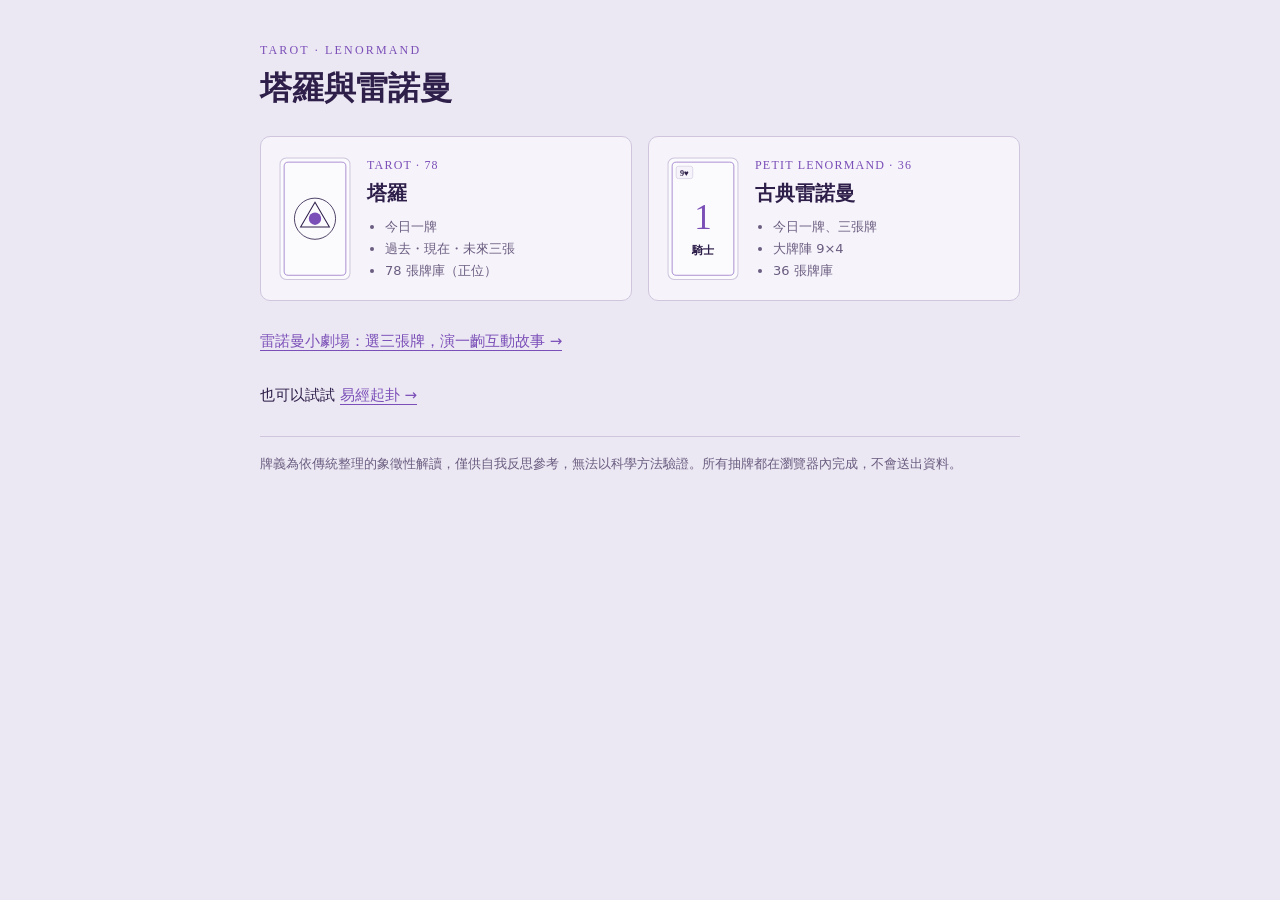
<file: index.html>
<!doctype html>
<html lang="zh-Hant">
<head>
<meta charset="utf-8">
<meta name="viewport" content="width=device-width, initial-scale=1, viewport-fit=cover">
<meta name="color-scheme" content="light dark">
<title>塔羅與雷諾曼</title>
<link rel="stylesheet" href="style.css">
<style>
/* Layout: 入口頁，兩張大卡片並排（手機改單欄），下方連到易經 */
.wrap{padding-block:40px 48px;gap:28px}
h1{font-size:32px;margin:4px 0 0}
.decks{display:grid;grid-template-columns:repeat(2,minmax(0,1fr));gap:16px}
@media (max-width:560px){.decks{grid-template-columns:1fr}}
.deck{display:grid;grid-template-columns:72px 1fr;gap:16px;align-items:center;padding:18px;background:var(--surface);border:1px solid var(--line);border-radius:10px;color:var(--ink);text-decoration:none;transition:border-color .15s}
.deck:hover{border-color:var(--gold)}
.deck svg{width:100%;display:block}
.deck h2{font-family:var(--f-head);font-size:20px;margin:0}
.deck .en{font-family:var(--f-display);font-size:12px;letter-spacing:.1em;color:var(--gold)}
.deck ul{margin:6px 0 0;padding-left:18px;font-size:13px;color:var(--muted)}
.other a{color:var(--gold);text-decoration:none;border-bottom:1px solid currentColor}
</style>
</head>
<body>
<div class="wrap">
  <header>
    <div class="eyebrow">TAROT · LENORMAND</div>
    <h1>塔羅與雷諾曼</h1>
  </header>

  <div class="decks">
    <a class="deck" href="tarot.html" id="go-tarot">
      <svg viewBox="0 0 70 120" aria-hidden="true"><rect x="1" y="1" width="68" height="118" rx="6" fill="var(--card)" stroke="var(--line)"/><rect x="5" y="5" width="60" height="110" rx="4" fill="none" stroke="var(--gold)" stroke-width=".6"/><circle cx="35" cy="60" r="20" fill="none" stroke="currentColor" stroke-width=".8"/><polygon points="35,44 49,68 21,68" fill="none" stroke="currentColor" stroke-width="1"/><circle cx="35" cy="60" r="6" fill="var(--gold)"/></svg>
      <div>
        <div class="en">TAROT · 78</div>
        <h2>塔羅</h2>
        <ul><li>今日一牌</li><li>過去・現在・未來三張</li><li>78 張牌庫（正位）</li></ul>
      </div>
    </a>
    <a class="deck" href="lenormand.html" id="go-lenormand">
      <svg viewBox="0 0 70 120" aria-hidden="true"><rect x="1" y="1" width="68" height="118" rx="6" fill="var(--card)" stroke="var(--line)"/><rect x="5" y="5" width="60" height="110" rx="4" fill="none" stroke="var(--gold)" stroke-width=".6"/><rect x="9" y="9" width="16" height="12" rx="2" fill="var(--surface)" stroke="var(--line)" stroke-width=".6"/><text x="17" y="18" text-anchor="middle" font-family="Georgia,serif" font-size="8" font-weight="700" fill="currentColor">9♥</text><text x="35" y="70" text-anchor="middle" font-family="Marcellus SC,Georgia,serif" font-size="34" fill="var(--gold)">1</text><text x="35" y="94" text-anchor="middle" font-family="Noto Serif TC,serif" font-weight="700" font-size="11" fill="currentColor">騎士</text></svg>
      <div>
        <div class="en">PETIT LENORMAND · 36</div>
        <h2>古典雷諾曼</h2>
        <ul><li>今日一牌、三張牌</li><li>大牌陣 9×4</li><li>36 張牌庫</li></ul>
      </div>
    </a>
  </div>

  <p class="other"><a href="theater.html">雷諾曼小劇場：選三張牌，演一齣互動故事 →</a></p>

  <p class="other">也可以試試 <a href="https://rita112025-cpu.github.io/yijing/">易經起卦 →</a></p>

  <footer>
    <p class="note">牌義為依傳統整理的象徵性解讀，僅供自我反思參考，無法以科學方法驗證。所有抽牌都在瀏覽器內完成，不會送出資料。</p>
  </footer>
</div>
</body>
</html>
</file>
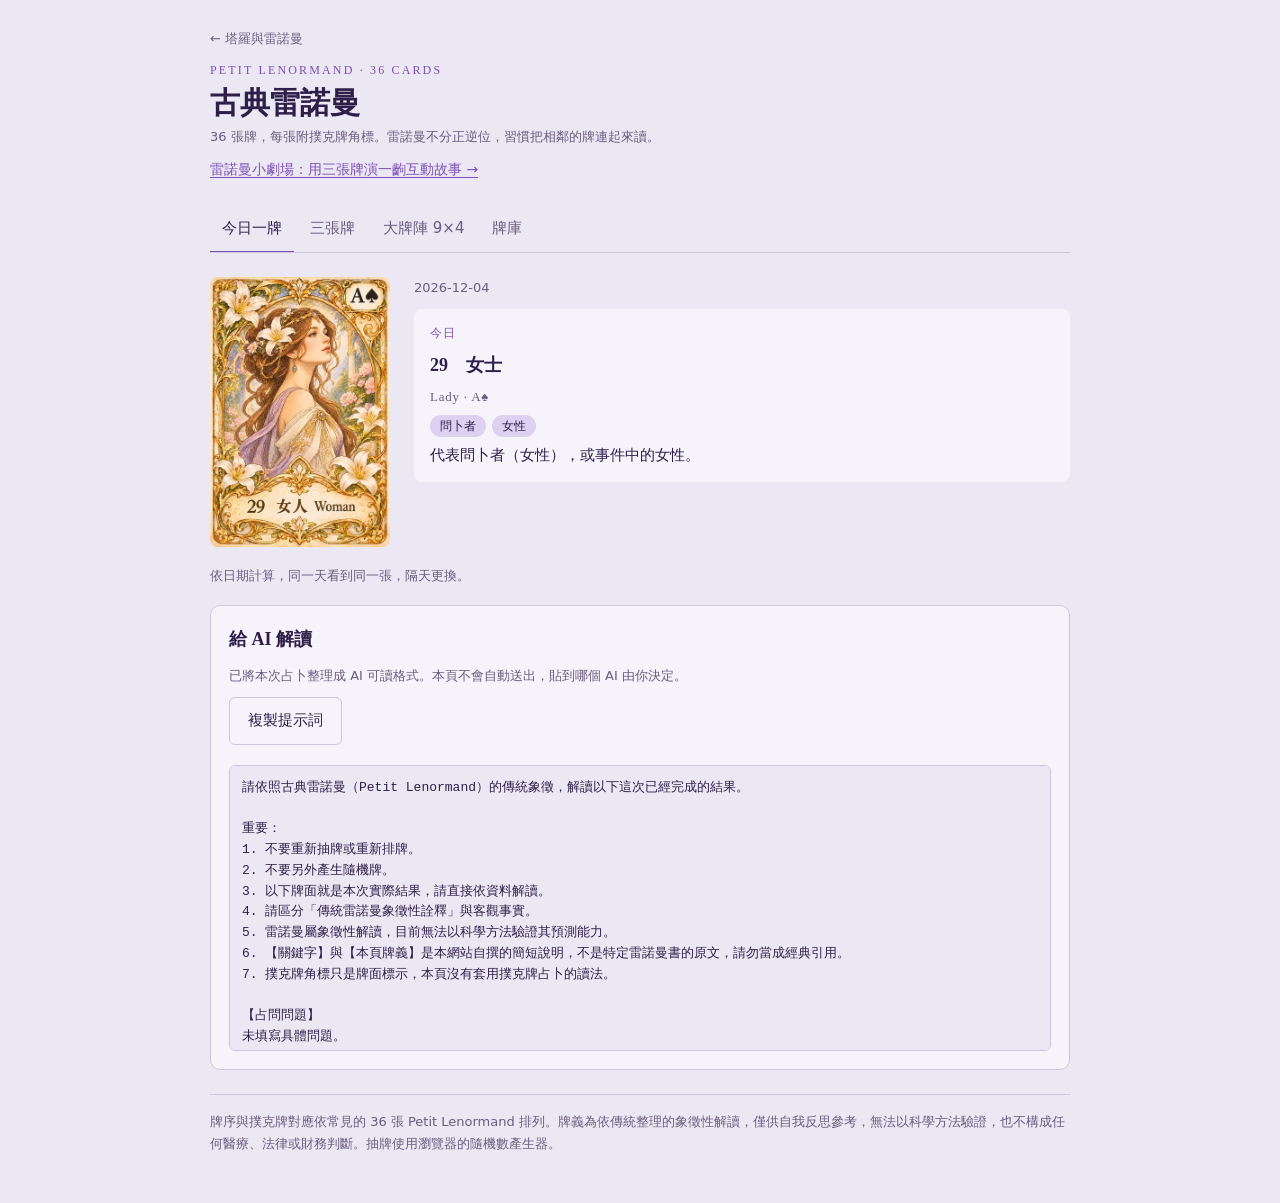
<file: lenormand.html>
<!doctype html>
<html lang="zh-Hant">
<head>
<meta charset="utf-8">
<meta name="viewport" content="width=device-width, initial-scale=1, viewport-fit=cover">
<meta name="color-scheme" content="light dark">
<title>古典雷諾曼</title>
<link rel="stylesheet" href="style.css">
<style>
/* 雷諾曼頁專屬：牌面、大牌陣與牌庫；共用樣式在 style.css */
:root{--wrap-w:860px;--flip-w:180px;--face-r:8px}
.lc{display:block;width:100%;aspect-ratio:2/3;object-fit:cover}
.chain{font-family:var(--f-head);font-size:17px}
.gt-wrap{overflow-x:auto;padding-bottom:4px}
.gt{display:grid;grid-template-columns:repeat(9,minmax(56px,1fr));gap:6px;min-width:540px}
.cell{background:none;border:0;padding:0;cursor:pointer;border-radius:6px;position:relative;color:var(--ink)}
.cell .lc{border-radius:6px}
.cell.sig{outline:2px solid var(--gold);outline-offset:1px}
.cell.near{outline:1px dashed var(--gold);outline-offset:1px}
.cell .pos-no{position:absolute;right:3px;bottom:2px;font-size:9px;color:var(--muted);font-variant-numeric:tabular-nums}
.legend{display:flex;gap:16px;flex-wrap:wrap;font-size:13px;color:var(--muted)}
.legend i{display:inline-block;width:12px;height:12px;border-radius:3px;vertical-align:-1px;margin-right:6px}
.legend .s{outline:2px solid var(--gold)}
.legend .n{outline:1px dashed var(--gold)}
.lib{display:grid;grid-template-columns:repeat(auto-fill,minmax(88px,1fr));gap:12px}
.lib button{background:none;border:0;padding:0;cursor:pointer;color:var(--ink);font:inherit;display:flex;flex-direction:column;gap:4px;text-align:center}
.lib span{font-size:13px}
@media (max-width:380px){.dlg{grid-template-columns:1fr}.dlg .lc{max-width:120px}}
.gt-back{color:var(--gold);border-radius:6px;overflow:hidden}
.gt-back svg{display:block;width:100%;height:auto;aspect-ratio:2/3}
</style>
</head>
<body>
<div class="wrap">
  <header>
    <a class="home" href="./">← 塔羅與雷諾曼</a>
    <div class="eyebrow">PETIT LENORMAND · 36 CARDS</div>
    <h1>古典雷諾曼</h1>
    <p class="note">36 張牌，每張附撲克牌角標。雷諾曼不分正逆位，習慣把相鄰的牌連起來讀。</p>
    <p class="site-link"><a href="theater.html">雷諾曼小劇場：用三張牌演一齣互動故事 →</a></p>
  </header>

  <nav role="tablist">
    <button role="tab" id="tab-daily" aria-selected="true" data-view="daily">今日一牌</button>
    <button role="tab" id="tab-three" aria-selected="false" data-view="three">三張牌</button>
    <button role="tab" id="tab-gt" aria-selected="false" data-view="gt">大牌陣 9×4</button>
    <button role="tab" id="tab-lib" aria-selected="false" data-view="lib">牌庫</button>
  </nav>

  <section id="view-daily">
    <div class="daily">
      <div class="slot"><div class="flip" id="dailyFlip"></div></div>
      <div class="readings" id="dailyReading"></div>
    </div>
    <p class="note">依日期計算，同一天看到同一張，隔天更換。</p>
    <section class="ai" id="aiDaily" aria-labelledby="aiDaily-t" hidden>
      <h2 id="aiDaily-t">給 AI 解讀</h2>
      <p class="note">已將本次占卜整理成 AI 可讀格式。本頁不會自動送出，貼到哪個 AI 由你決定。</p>
      <button type="button" class="ai-copy" data-copy="aiDaily">複製提示詞</button>
      <p class="note" id="aiDaily-s" aria-live="polite"></p>
      <pre class="ai-box" tabindex="0" role="region" aria-label="AI 解讀提示詞"><code id="aiDaily-p"></code></pre>
    </section>
  </section>

  <section id="view-three" hidden>
    <div class="row"><input type="text" id="q" placeholder="想問的事（可留白）" maxlength="80"></div>
    <div class="row"><button class="btn" id="drawThree">抽三張</button></div>
    <div id="threeArea" class="readings"></div>
    <section class="ai" id="aiThree" aria-labelledby="aiThree-t" hidden>
      <h2 id="aiThree-t">給 AI 解讀</h2>
      <p class="note">已將本次占卜整理成 AI 可讀格式。本頁不會自動送出，貼到哪個 AI 由你決定。</p>
      <button type="button" class="ai-copy" data-copy="aiThree">複製提示詞</button>
      <p class="note" id="aiThree-s" aria-live="polite"></p>
      <pre class="ai-box" tabindex="0" role="region" aria-label="AI 解讀提示詞"><code id="aiThree-p"></code></pre>
    </section>
  </section>

  <section id="view-gt" hidden>
    <div class="row"><input type="text" id="gtQ" placeholder="想問的事（可留白）" maxlength="80"></div>
    <div class="row">
      <label for="sig" class="note">代表自己的牌</label>
      <select id="sig"><option value="29">29 女士</option><option value="28">28 男士</option></select>
      <button class="btn" id="drawGT">排出 36 張</button>
    </div>
    <div class="legend"><span><i class="s"></i>代表牌</span><span><i class="n"></i>上下左右相鄰的牌</span><span>格子右下角數字是牌位 1–36</span></div>
    <div class="gt-wrap"><div class="gt" id="gt"></div></div>
    <div id="gtInfo" class="readings"></div>
    <section class="ai" id="aiGT" aria-labelledby="aiGT-t" hidden>
      <h2 id="aiGT-t">給 AI 解讀</h2>
      <p class="note">已將本次占卜整理成 AI 可讀格式。本頁不會自動送出，貼到哪個 AI 由你決定。</p>
      <button type="button" class="ai-copy" data-copy="aiGT">複製提示詞</button>
      <p class="note" id="aiGT-s" aria-live="polite"></p>
      <pre class="ai-box" tabindex="0" role="region" aria-label="AI 解讀提示詞"><code id="aiGT-p"></code></pre>
    </section>
    <p class="note">這裡只排出牌位並標出代表牌與相鄰牌，不自動產生整體解讀。大牌陣的宮位、距離等讀法各家不同，未納入。</p>
  </section>

  <section id="view-lib" hidden>
    <div class="lib" id="lib"></div>
  </section>

  <footer>
    <p class="note">牌序與撲克牌對應依常見的 36 張 Petit Lenormand 排列。牌義為依傳統整理的象徵性解讀，僅供自我反思參考，無法以科學方法驗證，也不構成任何醫療、法律或財務判斷。抽牌使用瀏覽器的隨機數產生器。</p>
  </footer>
</div>

<dialog id="dlg">
  <div class="dlg"><div id="dlgArt"></div><div class="readings" id="dlgText"></div></div>
  <div class="row" style="justify-content:flex-end;margin-top:16px"><button class="btn" id="dlgClose">關閉</button></div>
</dialog>

<script>
// [編號, 中文, 英文, 撲克牌, 關鍵字, 說明]
const DATA=[
[1,"騎士","Rider","9♥","消息、來訪、速度","消息或人很快到來，事情開始動起來。"],
[2,"幸運草","Clover","6♦","小幸運、機會、短暫","小而短暫的好運，適合把握眼前的機會。"],
[3,"船","Ship","10♠","旅行、遠方、轉變","移動、遠行，或想往外發展。"],
[4,"房屋","House","K♥","家、穩定、私人領域","與家庭、居所和安全感有關。"],
[5,"樹","Tree","7♥","成長、根基、長期","緩慢而長期的成長；傳統上也與身體狀態相關（象徵意義）。"],
[6,"雲","Clouds","K♣","不明、困惑、暫時阻礙","狀況還不清楚，先別急著判斷。"],
[7,"蛇","Snake","Q♣","迂迴、複雜、慾望","事情繞路或牽涉複雜關係，留意細節。"],
[8,"棺材","Coffin","9♦","結束、停滯、休息","某件事告一段落，或需要停下來休息（象徵意義，非字面）。"],
[9,"花束","Bouquet","Q♠","禮物、讚賞、愉快","收到好意，或發生令人開心的事。"],
[10,"鐮刀","Scythe","J♦","突然、切斷、決定","快速的決定或突然的變化。"],
[11,"鞭子","Whip","J♣","爭執、反覆、重複","反覆的討論、衝突或練習。"],
[12,"鳥","Birds","7♦","交談、溝通、緊張","對話、電話或閒聊，也可能是焦慮不安。"],
[13,"孩子","Child","J♠","新開始、小、單純","剛開始的事、規模小，或單純的心態。"],
[14,"狐狸","Fox","9♣","工作、謹慎、策略","與工作有關；也提醒留意是否有算計。"],
[15,"熊","Bear","10♣","力量、資源、權威","有份量的人或資源，包含財務。"],
[16,"星星","Stars","6♥","方向、希望、清晰","目標清楚，看得見方向。"],
[17,"鸛鳥","Stork","Q♥","改變、搬遷、改善","往較好的方向改變或移動。"],
[18,"狗","Dog","10♥","朋友、忠誠、信任","可信任的朋友或支持者。"],
[19,"塔","Tower","6♠","機構、權威、距離","公司、政府等正式組織，或與人保持距離。"],
[20,"花園","Garden","8♠","公眾、社交、聚會","群體、活動與公開場合。"],
[21,"山","Mountain","8♣","阻礙、延遲、挑戰","遇到需要時間跨越的障礙。"],
[22,"十字路口","Crossroads","Q♦","選擇、分岔、多個選項","需要在幾條路之間做決定。"],
[23,"老鼠","Mice","7♣","消耗、損失、壓力","資源或心力正在慢慢被消耗。"],
[24,"心","Heart","J♥","愛、感情、熱情","感情與真心。"],
[25,"戒指","Ring","A♣","承諾、合約、循環","約定、合約，或重複的循環。"],
[26,"書","Book","10♦","秘密、知識、學習","尚未公開的資訊，或需要學習的事。"],
[27,"信","Letter","7♠","文件、訊息、書面","書面溝通、文件或通知。"],
[28,"男士","Gentleman","A♥","問卜者、男性","代表問卜者（男性），或事件中的男性。"],
[29,"女士","Lady","A♠","問卜者、女性","代表問卜者（女性），或事件中的女性。"],
[30,"百合","Lilies","K♠","成熟、平靜、年長","成熟與和諧，也可指年長或有智慧的人。"],
[31,"太陽","Sun","A♦","成功、能量、順利","順利，充滿活力。"],
[32,"月亮","Moon","8♥","名聲、認可、情緒","被看見與肯定，也與情緒相關。"],
[33,"鑰匙","Key","8♦","解答、關鍵、確定","找到方法，或事情確定會發生。"],
[34,"魚","Fish","K♦","金錢、交易、流動","財務、生意與資源的流動。"],
[35,"錨","Anchor","9♠","穩定、持久、扎根","長期穩定，站穩腳步。"],
[36,"十字架","Cross","6♣","負擔、責任、考驗","沉重的責任，或必須承擔的事。"]
];
const DECK=DATA.map(d=>({n:d[0],zh:d[1],en:d[2],pc:d[3],kw:d[4].split("、"),text:d[5]}));
const byNo=n=>DECK[n-1];

/* ---------- 牌面圖片 ---------- */
const SLUG="rider clover ship house tree clouds snake coffin bouquet scythe whip birds child fox bear stars stork dog tower garden mountain crossroads mice heart ring book letter gentleman lady lilies sun moon key fish anchor cross".split(" ");
function face(c){
  return `<img class="lc" src="cards/thumb/lenormand-${String(c.n).padStart(2,"0")}-${SLUG[c.n-1]}.webp" alt="${c.n} ${c.zh}" loading="lazy">`;
}
const BACK=`<svg viewBox="0 0 100 150" xmlns="http://www.w3.org/2000/svg" aria-hidden="true">
<rect x="1" y="1" width="98" height="148" rx="7" fill="var(--back)"/>
<rect x="6" y="6" width="88" height="138" rx="4" fill="none" stroke="currentColor" stroke-width=".6"/>
<g fill="none" stroke="currentColor" stroke-width=".7">
${[0,1,2,3,4,5].map(r=>[0,1,2,3,4,5].map(c=>`<rect x="${17+c*11}" y="${42+r*11}" width="9" height="9" rx="1"/>`).join("")).join("")}
</g><text x="50" y="132" text-anchor="middle" font-family="Marcellus SC,Georgia,serif" font-size="9" letter-spacing="2" fill="currentColor">XXXVI</text></svg>`;

/* ---------- 隨機與日期 ---------- */
function rand(){const a=new Uint32Array(1);crypto.getRandomValues(a);return a[0]/4294967296;}
function shuffled(){const a=DECK.slice();for(let i=a.length-1;i>0;i--){const j=Math.floor(rand()*(i+1));[a[i],a[j]]=[a[j],a[i]];}return a;}
function todayKey(){const d=new Date();return d.getFullYear()+"-"+String(d.getMonth()+1).padStart(2,"0")+"-"+String(d.getDate()).padStart(2,"0");}
function dailyCard(key){let h=2166136261;for(const ch of "lenormand:"+key){h^=ch.charCodeAt(0);h=Math.imul(h,16777619);}return DECK[(h>>>0)%36];}

/* ---------- 呈現 ---------- */
const esc=s=>s.replace(/[&<>"]/g,m=>({"&":"&amp;","<":"&lt;",">":"&gt;",'"':"&quot;"}[m]));
const flipHTML=c=>`<div class="flip-inner"><div class="face back">${BACK}</div><div class="face front">${face(c)}</div></div>`;
function readingHTML(c,pos){
  return `<div class="reading">${pos?`<div class="pos">${pos}</div>`:""}
  <div class="nm">${c.n}　${c.zh}</div><div class="en">${c.en} · ${c.pc}</div>
  <div class="kw">${c.kw.map(k=>`<span>${k}</span>`).join("")}</div><p>${c.text}</p></div>`;
}
function openLater(els){const r=matchMedia("(prefers-reduced-motion: reduce)").matches;els.forEach((el,i)=>setTimeout(()=>el.classList.add("open"),r?0:150+i*350));}

/* ---------- 給 AI 解讀：只顯示與複製文字，不送出任何資料 ---------- */
function showAi(id,text){
  document.getElementById(id+"-p").textContent=text;   // 問題原樣放入，一律走 textContent
  document.querySelector("#"+id+" .ai-box").scrollTop=0;
  document.getElementById(id+"-s").textContent="";
  document.getElementById(id).hidden=false;
}
async function copyText(text){
  try{await navigator.clipboard.writeText(text);return true;}catch(e){}
  const a=document.createElement("textarea");a.value=text;a.setAttribute("readonly","");
  a.style.cssText="position:fixed;left:-9999px;top:0";document.body.appendChild(a);a.select();
  let ok=false;try{ok=document.execCommand("copy");}catch(e){}
  a.remove();return ok;
}
document.addEventListener("click",async e=>{
  const b=e.target.closest("[data-copy]");if(!b)return;
  const id=b.dataset.copy,code=document.getElementById(id+"-p"),s=document.getElementById(id+"-s");
  const ok=await copyText(code.textContent);
  s.textContent=ok?"已複製。":"無法自動複製，請在下方框內全選後手動複製。";
  if(!ok){const r=document.createRange();r.selectNodeContents(code);const sel=getSelection();sel.removeAllRanges();sel.addRange(r);}
});
const NO_Q_STEP=["整體局勢","由於沒有具體問題，請以整體局勢與目前最值得注意的主題為主，不要自行假設使用者是在問感情、工作或財務。"];
const Q_STEP=["直接回答問題","針對【占問問題】給出明確、具體的解讀，不要只講抽象象徵。"];
const REMIND_STEP=["實際提醒","列出：\n- 現在較有利的做法\n- 現在需要避免的做法\n- 最值得觀察的訊號"];
function assemble({intro,rules,question,spread,body,steps}){
  const q=(question||"").trim(),O=["一","二","三","四","五"];
  const all=steps.concat([q?Q_STEP:NO_Q_STEP,REMIND_STEP]);
  return [intro,"","重要：",...rules.map((r,i)=>(i+1)+". "+r),"","【占問問題】",q||"未填寫具體問題。","","【牌陣】",spread,"",...body,"",
    "請依以下順序解讀：","",...all.flatMap(([t,b],i)=>[O[i]+"、"+t,b,""]),
    "請不要把象徵性解讀描述成已確定會發生的客觀事件。"].join("\n");
}
const LEN_RULES=["不要重新抽牌或重新排牌。","不要另外產生隨機牌。","以下牌面就是本次實際結果，請直接依資料解讀。","請區分「傳統雷諾曼象徵性詮釋」與客觀事實。","雷諾曼屬象徵性解讀，目前無法以科學方法驗證其預測能力。","【關鍵字】與【本頁牌義】是本網站自撰的簡短說明，不是特定雷諾曼書的原文，請勿當成經典引用。","撲克牌角標只是牌面標示，本頁沒有套用撲克牌占卜的讀法。"];
const lenLine=(c,label)=>[label+"："+c.n+" "+c.zh+" "+c.en+"（"+c.pc+"）","   關鍵字："+c.kw.join("、"),"   本頁牌義："+c.text].join("\n");
const LEN_INTRO="請依照古典雷諾曼（Petit Lenormand）的傳統象徵，解讀以下這次已經完成的結果。";
function lenSimplePrompt({question,cards,labels,spread}){
  const multi=cards.length>1;
  const steps=[["每張牌的核心意象",multi?"逐張說明每張牌在它所在位置的主要意思。":"說明這張牌的主要意思。"]];
  if(multi)steps.push(["牌與牌的串連","把牌依「"+labels.join(" → ")+"」的順序連成一段完整的脈絡，不要逐張獨立解釋。"]);
  return assemble({intro:LEN_INTRO,rules:LEN_RULES,question,spread,steps,
    body:["【牌面】",...cards.map((c,i)=>lenLine(c,(i+1)+". "+labels[i]))]});
}
function gtPrompt({question,layout,si,nb}){
  const sig=layout[si],r=Math.floor(si/9)+1,col=si%9+1;
  const rules=LEN_RULES.concat(["牌位的編號、列與欄就是本次實際排列，請勿重排。","大牌陣的宮位、距離、鏡像等讀法各家不同，本頁沒有套用任何一種；若你要採用某種讀法，請先說明是哪一種，不要當成唯一標準。","資訊不足以回答時，請直接說明不足，不要硬編。"]);
  const body=["【代表牌】",sig.n+" "+sig.zh+"（牌位 "+(si+1)+"，第 "+r+" 列第 "+col+" 欄）","","【全部牌位】（由左到右、由上到下，編號 1–36）"];
  for(let row=0;row<4;row++){body.push("第 "+(row+1)+" 列：");for(let c=0;c<9;c++){const i=row*9+c,k=layout[i];body.push("  牌位 "+(i+1)+"："+k.n+" "+k.zh+"（"+k.en+"，"+k.pc+"）");}}
  body.push("","【代表牌上下左右相鄰的牌】",...nb.map(([lab,i])=>lenLine(layout[i],lab+"（牌位 "+(i+1)+"）")),"","【36 張牌的本頁牌義（供對照）】",...DECK.map(c=>c.n+" "+c.zh+"："+c.kw.join("、")+"。"+c.text));
  return assemble({intro:LEN_INTRO,rules,question,spread:"大牌陣 9×4（36 張全部攤開，共 4 列、每列 9 張）",body,
    steps:[["代表牌周邊","先讀代表牌與它上下左右相鄰的牌，說明代表牌目前所處的狀態。"],["其他相關的牌","再挑出你認為與問題最相關的牌，並說明依據的牌位，不要憑空指定。"]]});
}

// 今日一牌
(function(){
  const key=todayKey(),c=dailyCard(key),f=document.getElementById("dailyFlip");
  f.innerHTML=flipHTML(c);
  document.getElementById("dailyReading").innerHTML=`<p class="note">${key}</p>`+readingHTML(c,"今日");
  showAi("aiDaily",lenSimplePrompt({question:"",cards:[c],labels:["今日一牌"],spread:"今日一牌（日期 "+key+"，同一天固定同一張）"}));
  openLater([f]);
})();

// 三張牌
const threeArea=document.getElementById("threeArea");
function drawThree(){
  const q=document.getElementById("q").value.trim(),cards=shuffled().slice(0,3),labels=["第一張","第二張","第三張"];
  threeArea.innerHTML=(q?`<p class="question">${esc(q)}</p>`:"")+
    `<div class="spread">${cards.map((c,i)=>`<div class="slot"><div class="slot-label">${labels[i]}</div><div class="flip">${flipHTML(c)}</div></div>`).join("")}</div>`+
    `<p class="chain">${cards.map(c=>c.kw[0]).join("　→　")}</p>`+
    `<p class="note">上面一行是三張牌的第一個關鍵字依序串起來，方便你自己組句。</p>`+
    cards.map((c,i)=>readingHTML(c,labels[i])).join("");
  showAi("aiThree",lenSimplePrompt({question:q,cards,labels,spread:"三張牌（依序：第一張、第二張、第三張）"}));
  openLater([...threeArea.querySelectorAll(".flip")]);
}
document.getElementById("drawThree").onclick=drawThree;
/* 還沒抽牌時只顯示牌背（蓋著），按下按鈕才抽牌並翻開 */
function showBacks(){
  threeArea.innerHTML=`<div class="spread">${["第一張","第二張","第三張"].map(l=>`<div class="slot"><div class="slot-label">${l}</div><div class="flip" role="img" aria-label="牌背，尚未抽牌"><div class="flip-inner"><div class="face back">${BACK}</div></div></div></div>`).join("")}</div><p class="note">牌都蓋著。想好問題後，按「抽三張」。</p>`;
  document.getElementById("aiThree").hidden=true;
}
showBacks();

// 大牌陣 9×4
const gt=document.getElementById("gt"),gtInfo=document.getElementById("gtInfo"),sigSel=document.getElementById("sig");
let layout=[];
function neighbors(i){const r=Math.floor(i/9),c=i%9,out=[];
  if(r>0)out.push(["上方",i-9]);if(r<3)out.push(["下方",i+9]);if(c>0)out.push(["左方",i-1]);if(c<8)out.push(["右方",i+1]);return out;}
function renderGT(){
  const sigNo=+sigSel.value,si=layout.findIndex(c=>c.n===sigNo),nb=neighbors(si);
  const nbSet=new Set(nb.map(x=>x[1]));
  gt.innerHTML=layout.map((c,i)=>`<button class="cell${i===si?" sig":nbSet.has(i)?" near":""}" id="cell-${i}" data-i="${i}" aria-label="牌位 ${i+1}：${c.n} ${c.zh}">${face(c)}<span class="pos-no">${i+1}</span></button>`).join("");
  showAi("aiGT",gtPrompt({question:gtQuestion,layout,si,nb}));
  const r=Math.floor(si/9)+1,col=si%9+1;
  gtInfo.innerHTML=`<p class="note">代表牌「${layout[si].n} ${layout[si].zh}」在第 ${r} 列、第 ${col} 欄（牌位 ${si+1}）。</p>`+
    nb.map(([lab,i])=>readingHTML(layout[i],`${lab}・牌位 ${i+1}`)).join("");
}
let gtQuestion="";
function drawGT(){gtQuestion=document.getElementById("gtQ").value.trim();layout=shuffled();renderGT();}
document.getElementById("drawGT").onclick=drawGT;
sigSel.onchange=()=>{if(layout.length)renderGT();};
function showGTBacks(){
  gt.innerHTML=Array.from({length:36},()=>`<div class="gt-back" role="img" aria-label="牌背，尚未排牌">${BACK}</div>`).join("");
  gtInfo.innerHTML=`<p class="note">36 張牌都蓋著。想好問題後，按「排出 36 張」。</p>`;
  document.getElementById("aiGT").hidden=true;
}
showGTBacks();

// 牌庫與彈窗
const dlg=document.getElementById("dlg");
function show(c){document.getElementById("dlgArt").innerHTML=face(c);document.getElementById("dlgText").innerHTML=readingHTML(c,"");dlg.showModal();}
const lib=document.getElementById("lib");
lib.innerHTML=DECK.map(c=>`<button data-n="${c.n}" id="lib-${c.n}">${face(c)}<span>${c.n} ${c.zh}</span></button>`).join("");
lib.onclick=e=>{const b=e.target.closest("[data-n]");if(b)show(byNo(+b.dataset.n));};
gt.onclick=e=>{const b=e.target.closest("[data-i]");if(b)show(layout[+b.dataset.i]);};
document.getElementById("dlgClose").onclick=()=>dlg.close();
dlg.addEventListener("click",e=>{if(e.target===dlg)dlg.close();});

// 分頁
</script>
<script src="tabs.js"></script>
</body>
</html>
</file>
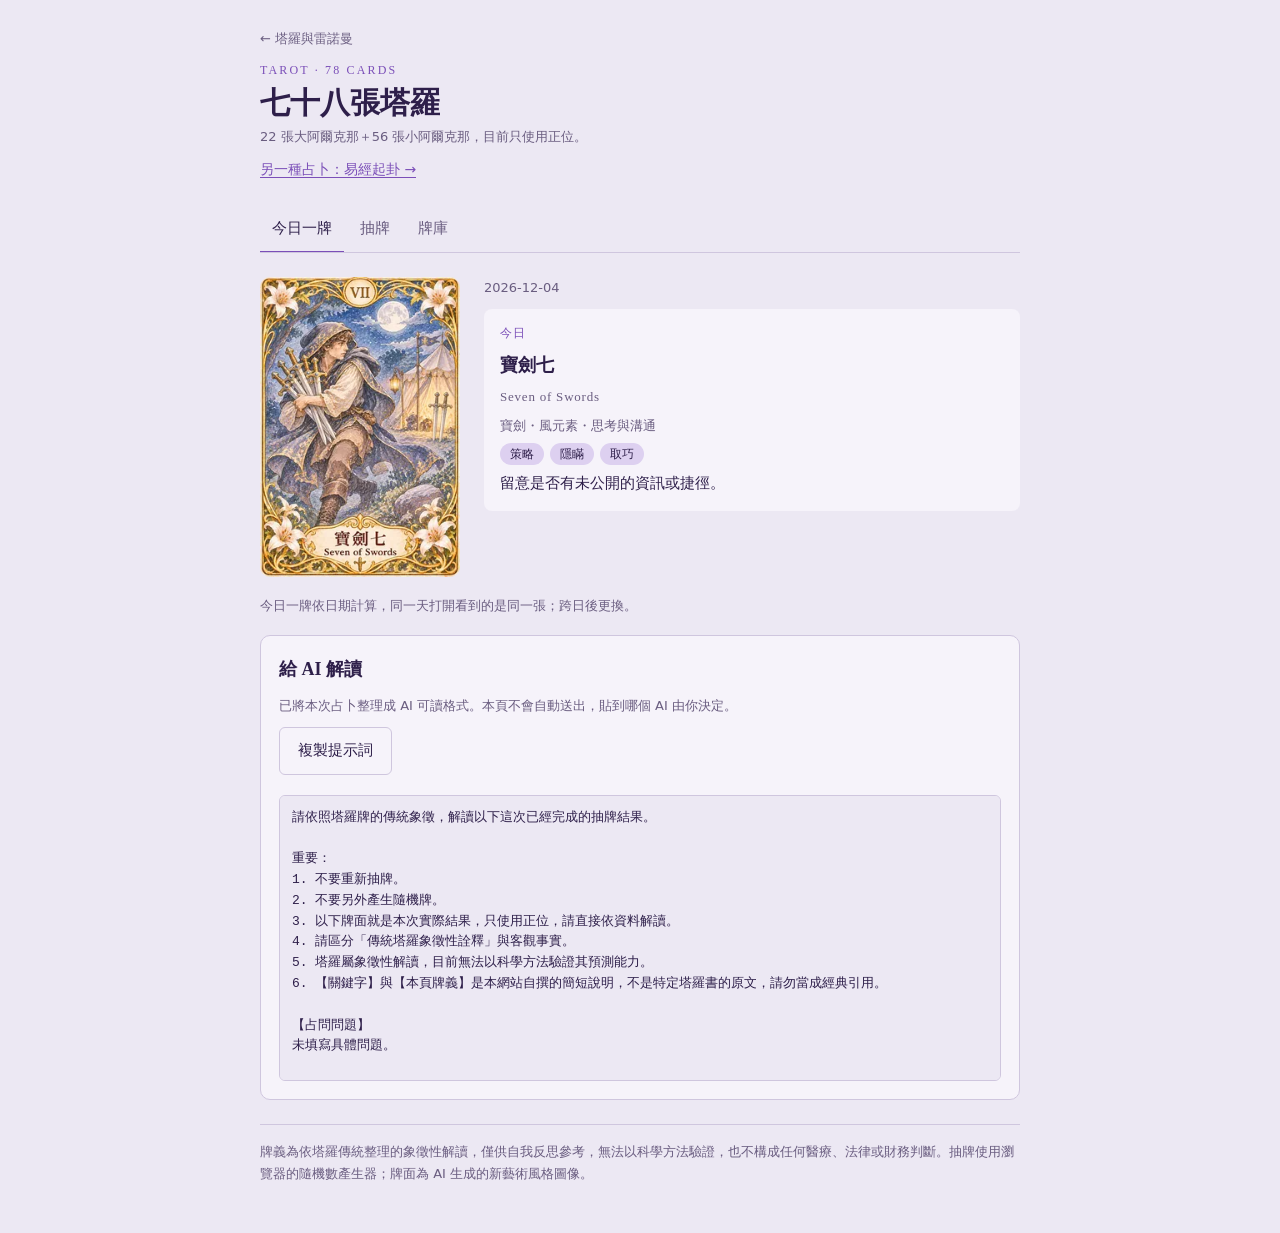
<file: tarot.html>
<!doctype html>
<html lang="zh-Hant">
<head>
<meta charset="utf-8">
<meta name="viewport" content="width=device-width, initial-scale=1, viewport-fit=cover">
<meta name="color-scheme" content="light dark">
<title>七十八張塔羅</title>
<link rel="stylesheet" href="style.css">
<link rel="icon" href="favicon.svg" type="image/svg+xml">
<style>
/* 塔羅頁專屬：單張抽牌、牌庫與篩選；共用樣式在 style.css */
.single{display:grid;grid-template-columns:minmax(0,200px);justify-content:center}
.filters{display:flex;gap:6px;flex-wrap:wrap}
.chip{font:inherit;font-size:13px;background:transparent;color:var(--muted);border:1px solid var(--line);border-radius:999px;padding:4px 12px;cursor:pointer}
.chip[aria-pressed="true"]{background:var(--ink);color:var(--bg);border-color:var(--ink)}
.lib{display:grid;grid-template-columns:repeat(auto-fill,minmax(92px,1fr));gap:12px}
.lib-card{background:none;border:0;padding:0;cursor:pointer;display:flex;flex-direction:column;gap:4px;color:var(--ink);font:inherit;text-align:center;border-radius:8px}
.lib-card img{width:100%;aspect-ratio:2/3;object-fit:cover;display:block;border-radius:8px}
.lib-card span{font-size:13px}
.dlg img{width:100%;aspect-ratio:2/3;object-fit:cover;border-radius:8px}
@media (max-width:380px){.dlg{grid-template-columns:1fr}.dlg img{max-width:120px}}
</style>
</head>
<body>

<div class="wrap">
  <header>
    <a class="home" href="./">← 塔羅與雷諾曼</a>
    <div class="eyebrow">TAROT · 78 CARDS</div>
    <h1>七十八張塔羅</h1>
    <p class="note">22 張大阿爾克那＋56 張小阿爾克那，目前只使用正位。</p>
    <p class="site-link"><a href="https://rita112025-cpu.github.io/yijing/">另一種占卜：易經起卦 →</a></p>
  </header>

  <nav role="tablist">
    <button role="tab" id="tab-daily" aria-selected="true" data-view="daily">今日一牌</button>
    <button role="tab" id="tab-draw" aria-selected="false" data-view="draw">抽牌</button>
    <button role="tab" id="tab-lib" aria-selected="false" data-view="lib">牌庫</button>
  </nav>

  <section id="view-daily">
    <div class="daily">
      <div class="slot"><div class="flip" id="dailyFlip"></div></div>
      <div class="readings" id="dailyReading"></div>
    </div>
    <p class="note">今日一牌依日期計算，同一天打開看到的是同一張；跨日後更換。</p>
    <section class="ai" id="aiDaily" hidden></section>
  </section>

  <section id="view-draw" hidden>
    <div class="row">
      <input type="text" id="q" placeholder="想問的事（可留白）" maxlength="80">
    </div>
    <div class="row">
      <button class="btn" id="drawThree">抽三張：過去・現在・未來</button>
      <button class="btn ghost" id="drawOne">抽一張</button>
    </div>
    <div id="drawArea" class="readings"></div>
    <section class="ai" id="aiDraw" hidden></section>
  </section>

  <section id="view-lib" hidden>
    <div class="filters" id="filters"></div>
    <div class="lib" id="lib"></div>
  </section>

  <footer>
    <p class="note">牌義為依塔羅傳統整理的象徵性解讀，僅供自我反思參考，無法以科學方法驗證，也不構成任何醫療、法律或財務判斷。抽牌使用瀏覽器的隨機數產生器；牌面為 AI 生成的新藝術風格圖像。</p>
  </footer>
</div>

<dialog id="dlg">
  <div class="dlg"><div id="dlgArt"></div><div class="readings" id="dlgText"></div></div>
  <div class="row" style="justify-content:flex-end;margin-top:16px"><button class="btn ghost" id="dlgClose">關閉</button></div>
</dialog>

<script src="common.js"></script>
<script>
const MAJOR = [
["愚者","The Fool","新開始、冒險、天真","踏出未知的第一步，保持開放；同時檢查準備是否足夠。"],
["魔術師","The Magician","行動力、資源、意志","手上的工具已經足夠，關鍵是專注並開始執行。"],
["女祭司","The High Priestess","直覺、沉靜、未揭露的資訊","答案還沒浮現，先觀察與聆聽，不急著下結論。"],
["皇后","The Empress","豐盛、滋養、創造","適合培養與照顧，讓事情自然成長。"],
["皇帝","The Emperor","結構、秩序、責任","建立規則與架構，用穩定的方式掌握局面。"],
["教皇","The Hierophant","傳統、制度、學習","參考既有方法與有經驗的人，依循體制處理。"],
["戀人","The Lovers","選擇、關係、價值一致","面對選擇時，以自己真正重視的價值為依據。"],
["戰車","The Chariot","推進、決心、掌握方向","整合分歧的力量，朝目標前進。"],
["力量","Strength","耐心、溫和的堅定、自我控制","以柔克剛，用耐心處理困難。"],
["隱士","The Hermit","獨處、反思、尋找答案","暫時退一步，向內整理思緒。"],
["命運之輪","Wheel of Fortune","轉變、循環、時機","情勢正在變動，留意時機點。"],
["正義","Justice","公平、因果、判斷","依據事實做決定，並承擔相應的結果。"],
["吊人","The Hanged Man","暫停、換角度、等待","換個角度看事情，暫時停下來可能帶來新理解。"],
["死神","Death","結束、轉化、告別","某件事告一段落，為新階段騰出空間（象徵意義，非字面）。"],
["節制","Temperance","平衡、調和、適度","調配各方需求，取適中的做法。"],
["惡魔","The Devil","執著、束縛、慾望","檢視讓你卡住的習慣或依賴。"],
["高塔","The Tower","突變、打破、真相揭露","不穩固的結構被打破，過程突然，但之後可以重建。"],
["星星","The Star","希望、療癒、信心","在困難之後慢慢恢復，保持信心。"],
["月亮","The Moon","不確定、迷惑、潛意識","資訊不明朗，避免倉促判斷。"],
["太陽","The Sun","明朗、成功、活力","狀況清楚，適合展現自己。"],
["審判","Judgement","覺醒、評估、召喚","回顧過去，做出關鍵決定。"],
["世界","The World","完成、整合、圓滿","一個階段完整結束，準備進入下一輪。"]
];
const ROMAN=["0","I","II","III","IV","V","VI","VII","VIII","IX","X","XI","XII","XIII","XIV","XV","XVI","XVII","XVIII","XIX","XX","XXI"];
const MAJOR_SLUG=["fool","magician","high-priestess","empress","emperor","hierophant","lovers","chariot","strength","hermit","wheel-of-fortune","justice","hanged-man","death","temperance","devil","tower","star","moon","sun","judgement","world"];
const SUITS = {
 wands:{zh:"權杖",en:"Wands",el:"火元素・行動與熱情",cards:[
  ["靈感、新計畫、動力","新的想法出現，適合把熱情轉成行動。"],
  ["規劃、眺望、選擇方向","站在起點評估方向，做長期規劃。"],
  ["拓展、等待成果、遠見","計畫已啟動，向外拓展並等待回應。"],
  ["慶祝、穩定、里程碑","階段性成果值得慶祝，基礎穩固。"],
  ["競爭、摩擦、意見分歧","多方意見衝突，可以當作磨合的過程。"],
  ["勝利、肯定、公開認可","努力獲得外界的認可。"],
  ["堅守立場、防衛、挑戰","面對質疑時，守住自己的位置。"],
  ["快速進展、消息、行動","事情加速推進，消息很快到來。"],
  ["堅持、疲憊、最後防線","已經很累但接近終點，撐住並保護自己。"],
  ["負擔過重、責任、壓力","扛的事情太多，檢視哪些可以放下或分擔。"],
  ["好奇、探索、新消息","對新事物有熱情，適合嘗試與學習。"],
  ["衝勁、冒險、急躁","行動快速，注意是否過於衝動。"],
  ["自信、溫暖、感染力","以自信與熱情帶動周遭的人。"],
  ["領導、願景、魄力","以清楚的願景帶領他人。"]]},
 cups:{zh:"聖杯",en:"Cups",el:"水元素・情感與關係",cards:[
  ["新感情、情感流動、直覺","情感上的新開始，打開心胸接收。"],
  ["連結、夥伴、互相吸引","雙方互相理解，建立對等關係。"],
  ["友誼、慶祝、團體","與朋友分享喜悅，得到人際支持。"],
  ["冷淡、不滿足、忽略機會","對現狀提不起勁，可能錯過眼前的東西。"],
  ["失落、遺憾、注意力在失去","目光停在失去的事物上，但仍有留下來的部分。"],
  ["回憶、童真、舊人舊事","過去的回憶或舊關係浮現。"],
  ["幻想、選項過多、迷惑","選項很多但未必都真實，需要釐清。"],
  ["離開、尋找更深的意義","放下不再滿足的事物，往前尋找。"],
  ["滿足、願望實現","對現況感到滿意，願望有機會實現。"],
  ["家庭和諧、情感圓滿","關係穩定、和樂。"],
  ["敏感、創意、情感訊息","帶著好奇面對感受，可能收到情感上的消息。"],
  ["浪漫、邀約、追求理想","帶著心意行動，可能有邀約或提議。"],
  ["同理、關懷、直覺","以同理心理解他人，也照顧自己的情緒。"],
  ["情緒穩定、包容、成熟","在情緒起伏中保持冷靜與平衡。"]]},
 swords:{zh:"寶劍",en:"Swords",el:"風元素・思考與溝通",cards:[
  ["清晰、真相、突破","想法變得清楚，能切中問題核心。"],
  ["僵局、迴避、難以抉擇","暫時不想面對選擇，需要更多資訊。"],
  ["心痛、失望、悲傷","面對令人難過的事實，允許自己感受。"],
  ["休息、復原、暫停","需要休養，恢復精神再出發。"],
  ["衝突、輸贏、代價","就算贏了爭執，也要衡量付出的代價。"],
  ["過渡、離開困境、前進","從困難中慢慢移向較平靜的狀態。"],
  ["策略、隱瞞、取巧","留意是否有未公開的資訊或捷徑。"],
  ["受限、自我設限、困住","感覺被困住，部分限制來自想法本身。"],
  ["焦慮、失眠、擔憂","擔心的程度可能大於事情本身。"],
  ["結束、谷底、徹底了結","最壞的狀況已經到底，之後是往上。"],
  ["好奇、觀察、求知","蒐集資訊、提問、保持警覺。"],
  ["直接、迅速、急於表達","言行快速，注意不要傷到人。"],
  ["理性、清晰、獨立判斷","以清楚的界線與理性判斷事情。"],
  ["權威、邏輯、公正","以客觀標準做出決定。"]]},
 pentacles:{zh:"錢幣",en:"Pentacles",el:"土元素・物質與工作",cards:[
  ["新機會、資源、實際起步","有具體的新機會，適合穩健開始。"],
  ["平衡、多工、彈性","同時處理多件事，需要調配時間與資源。"],
  ["合作、專業、團隊","透過分工與專業合作完成工作。"],
  ["保守、守住、控制","想守住現有資源，留意是否抓得太緊。"],
  ["匱乏、困難、孤立感","資源不足的時期，可以主動尋求支援。"],
  ["給予與接受、分享","資源的流動與互相幫助。"],
  ["等待收成、評估投入","已經投入努力，評估成果與下一步。"],
  ["練習、技藝、專注","持續練習，累積專業。"],
  ["自足、獨立、享受成果","靠自己獲得穩定與舒適。"],
  ["長期穩定、家族、傳承","長期累積帶來穩固的基礎。"],
  ["學習、計畫、務實","踏實地學習新技能。"],
  ["穩定、可靠、按部就班","慢但確實地推進。"],
  ["照顧、務實、資源管理","兼顧生活與實務。"],
  ["富足、穩健、經營能力","以穩健的方式管理資源。"]]}
};
const RANK_ZH=["王牌","二","三","四","五","六","七","八","九","十","侍者","騎士","皇后","國王"];
const RANK_EN=["Ace","Two","Three","Four","Five","Six","Seven","Eight","Nine","Ten","Page","Knight","Queen","King"];

const DECK=[];
MAJOR.forEach((m,i)=>DECK.push({id:i,arcana:"major",num:i,zh:m[0],en:m[1],kw:m[2].split("、"),text:m[3],sub:"大阿爾克那 "+ROMAN[i]}));
Object.entries(SUITS).forEach(([key,s])=>s.cards.forEach((c,r)=>DECK.push({
  id:DECK.length,arcana:key,rank:r,zh:s.zh+RANK_ZH[r],en:RANK_EN[r]+" of "+s.en,kw:c[0].split("、"),text:c[1],sub:s.zh+"・"+s.el})));

/* ---------- 牌面圖片 ---------- */
const pad2=n=>String(n).padStart(2,"0");
function cardFile(c){
  return c.arcana==="major"
    ?`major-${pad2(c.num)}-${MAJOR_SLUG[c.num]}.webp`
    :`${c.arcana}-${pad2(c.rank+1)}-${RANK_EN[c.rank].toLowerCase()}.webp`;
}
/* 翻牌區最寬約 200px；牌庫與彈窗約 120px。實際挑哪一張由 common.js 的 srcset 決定 */
const face=(c,opt={})=>cardImg(cardFile(c),{alt:c.zh,...opt});
const BACK=`<svg viewBox="0 0 140 210" xmlns="http://www.w3.org/2000/svg" aria-hidden="true">
<rect x="1" y="1" width="138" height="208" rx="10" fill="var(--back)"/>
<rect x="8" y="8" width="124" height="194" rx="6" fill="none" stroke="currentColor" stroke-width=".8"/>
<g fill="none" stroke="currentColor" stroke-width=".8" opacity=".9">
<circle cx="70" cy="105" r="40"/><circle cx="70" cy="105" r="28"/>
<path d="M70 45 L70 165 M10 105 L130 105 M28 63 L112 147 M112 63 L28 147"/>
<polygon points="70,77 94,119 46,119"/><polygon points="70,133 94,91 46,91"/></g>
<circle cx="70" cy="105" r="5" fill="currentColor"/></svg>`;

/* ---------- 隨機（rand、shuffle、todayKey、hashKey 在 common.js） ---------- */
const pick=k=>shuffle(DECK).slice(0,k);
const dailyCard=key=>DECK[hashKey(key)%DECK.length];

/* ---------- 呈現 ---------- */
function flipHTML(c,eager){return `<div class="flip-inner"><div class="face back">${BACK}</div><div class="face front">${face(c,{eager})}</div></div>`;}
function readingHTML(c,pos){
  return `<div class="reading">${pos?`<div class="pos">${pos}</div>`:""}
  <div class="nm">${c.zh}</div><div class="en">${c.en}</div>
  <div class="note">${c.sub}</div>
  <div class="kw">${c.kw.map(k=>`<span>${k}</span>`).join("")}</div>
  <p>${c.text}</p></div>`;
}
/* ---------- 給 AI 解讀（showAi、assemble 等在 common.js） ---------- */
function tarotPrompt({question,cards,labels,spread}){
  const multi=cards.length>1;
  const rules=["不要重新抽牌。","不要另外產生隨機牌。","以下牌面就是本次實際結果，只使用正位，請直接依資料解讀。","請區分「傳統塔羅象徵性詮釋」與客觀事實。","塔羅屬象徵性解讀，目前無法以科學方法驗證其預測能力。","【關鍵字】與【本頁牌義】是本網站自撰的簡短說明，不是特定塔羅書的原文，請勿當成經典引用。"];
  const steps=[["每張牌的核心意象",multi?"逐張說明每張牌在它所在位置的主要意思。":"說明這張牌的主要意思。"]];
  if(multi)steps.push(["牌與牌的串連","把牌依「"+labels.join(" → ")+"」的順序串成一條脈絡，不要當成互不相關的牌。"]);
  return assemble({
    intro:"請依照塔羅牌的傳統象徵，解讀以下這次已經完成的抽牌結果。",
    rules,question,spread,steps,
    body:["【牌面】",...cards.map((c,i)=>[(i+1)+". "+labels[i]+"："+c.zh+" "+c.en+"（"+c.sub+"）","   關鍵字："+c.kw.join("、"),"   本頁牌義："+c.text].join("\n"))]
  });
}

// 今日一牌
(function(){
  const key=todayKey(),c=dailyCard(key),f=document.getElementById("dailyFlip");
  f.innerHTML=flipHTML(c,true);f.setAttribute("role","img");f.setAttribute("aria-label",c.zh);
  document.getElementById("dailyReading").innerHTML=`<p class="note">${key}</p>`+readingHTML(c,"今日");
  showAi("aiDaily",tarotPrompt({question:"",cards:[c],labels:["今日一牌"],spread:"今日一牌（日期 "+key+"，同一天固定同一張）"}));
  openLater([f]);
})();

// 抽牌
const area=document.getElementById("drawArea");
function draw(n){
  const q=document.getElementById("q").value.trim();
  const cards=pick(n),labels=n===3?["過去","現在","未來"]:["抽到的牌"];
  area.innerHTML=(q?`<p class="question">${esc(q)}</p>`:"")+
    `<div class="${n===3?"spread":"single"}">${cards.map((c,i)=>`<div class="slot"><div class="slot-label">${labels[i]}</div><div class="flip" role="img" aria-label="${c.zh}">${flipHTML(c)}</div></div>`).join("")}</div>`+
    cards.map((c,i)=>readingHTML(c,labels[i])).join("");
  showAi("aiDraw",tarotPrompt({question:q,cards,labels,spread:n===3?"三張牌：過去・現在・未來":"單張牌"}));
  openLater([...area.querySelectorAll(".flip")]);
}
document.getElementById("drawThree").onclick=()=>draw(3);
document.getElementById("drawOne").onclick=()=>draw(1);
/* 還沒抽牌時只顯示牌背（蓋著），按下按鈕才抽牌並翻開 */
function showBacks(){
  area.innerHTML=`<div class="spread">${["過去","現在","未來"].map(l=>`<div class="slot"><div class="slot-label">${l}</div><div class="flip" role="img" aria-label="牌背，尚未抽牌"><div class="flip-inner"><div class="face back">${BACK}</div></div></div></div>`).join("")}</div><p class="note">牌都蓋著。想好問題後，按上方「抽三張」或「抽一張」。</p>`;
  document.getElementById("aiDraw").hidden=true;
}
showBacks();

// 牌庫
const FILTERS=[["all","全部 78"],["major","大阿爾克那 22"],["wands","權杖 14"],["cups","聖杯 14"],["swords","寶劍 14"],["pentacles","錢幣 14"]];
const fEl=document.getElementById("filters"),lib=document.getElementById("lib");
let cur="all";
/* 篩選按鈕只建立一次，切換時只改 aria-pressed，鍵盤焦點才不會遺失 */
fEl.innerHTML=FILTERS.map(([k,l])=>`<button class="chip" id="f-${k}" data-f="${k}" aria-pressed="${k===cur}">${l}</button>`).join("");
function renderLib(){
  fEl.querySelectorAll("[data-f]").forEach(b=>b.setAttribute("aria-pressed",b.dataset.f===cur));
  lib.innerHTML=DECK.filter(c=>cur==="all"||c.arcana===cur).map(c=>`<button class="lib-card" data-id="${c.id}">${face(c,{sizes:"120px"})}<span>${c.zh}</span></button>`).join("");
}
fEl.onclick=e=>{const b=e.target.closest("[data-f]");if(b){cur=b.dataset.f;renderLib();}};
const dlg=document.getElementById("dlg");
lib.onclick=e=>{const b=e.target.closest("[data-id]");if(!b)return;const c=DECK[+b.dataset.id];
  document.getElementById("dlgArt").innerHTML=face(c,{sizes:"120px"});document.getElementById("dlgText").innerHTML=readingHTML(c,"");dlg.showModal();};
document.getElementById("dlgClose").onclick=()=>dlg.close();
dlg.addEventListener("click",e=>{if(e.target===dlg)dlg.close();});
renderLib();

// 分頁
</script>
<script src="tabs.js"></script>

</body>
</html>
</file>
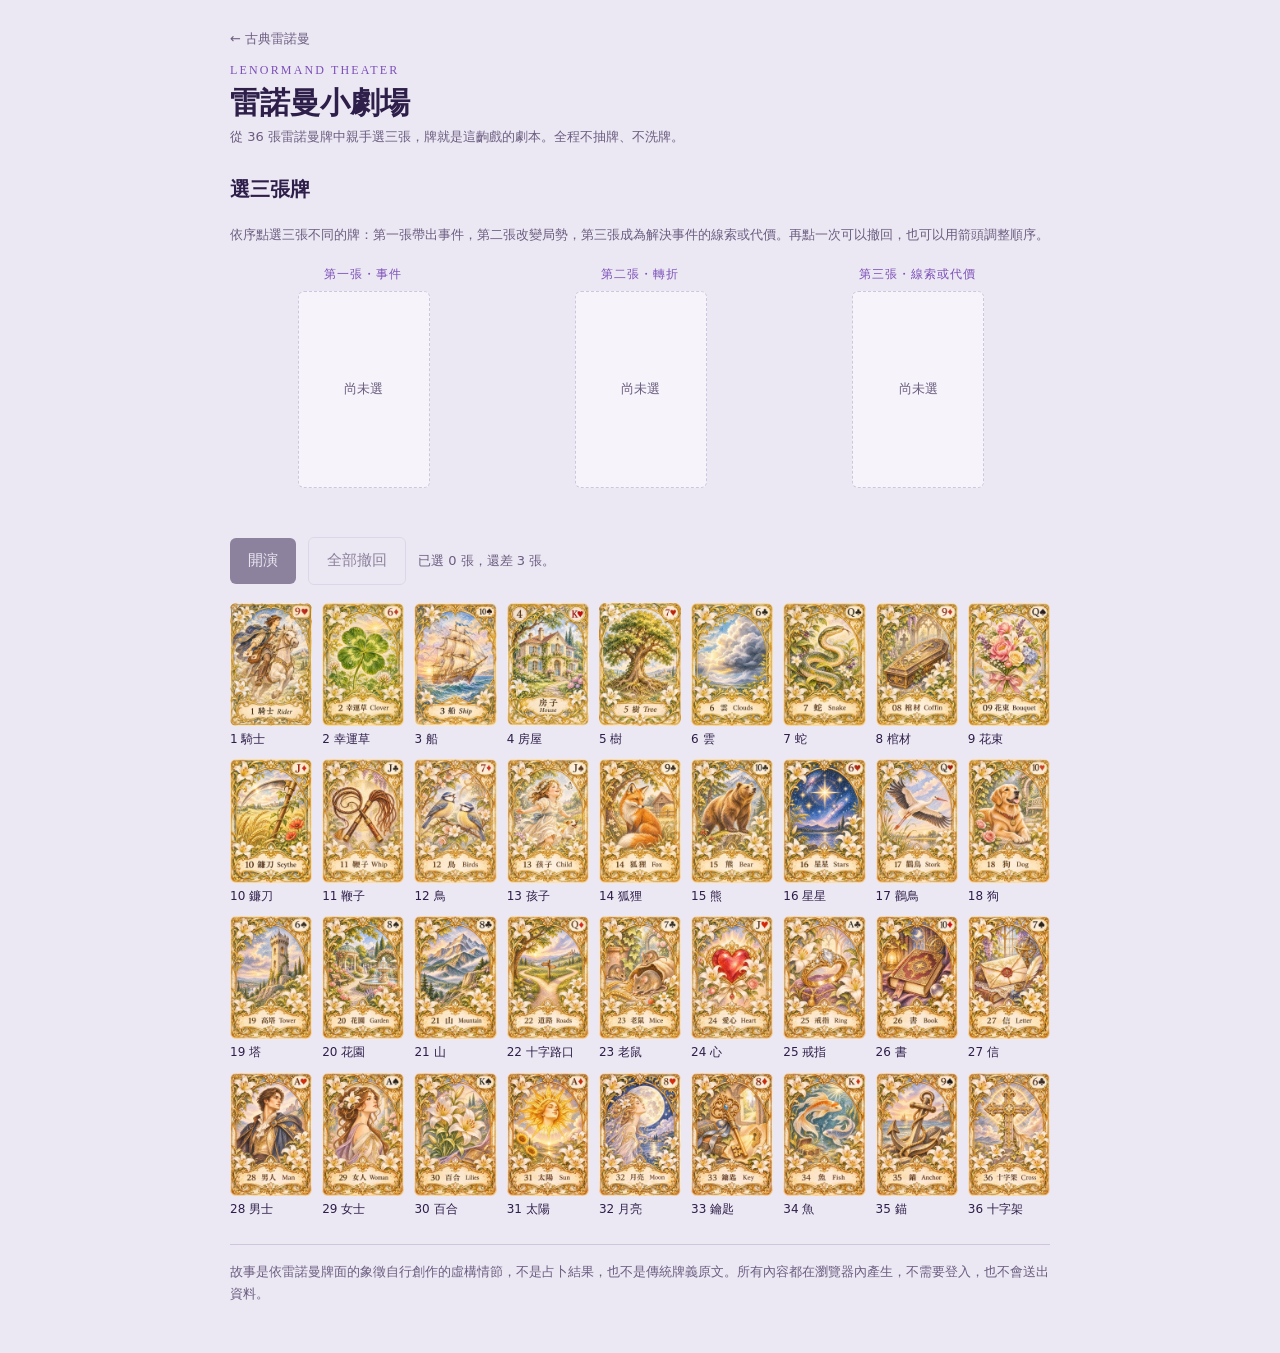
<file: theater.html>
<!doctype html>
<html lang="zh-Hant">
<head>
<meta charset="utf-8">
<meta name="viewport" content="width=device-width, initial-scale=1, viewport-fit=cover">
<meta name="color-scheme" content="light dark">
<title>雷諾曼小劇場</title>
<link rel="stylesheet" href="style.css">
<style>
/* 雷諾曼小劇場專屬：選牌區、舞台與選項；共用樣式在 style.css */
:root{--wrap-w:820px}
.lc{display:block;width:100%;aspect-ratio:2/3;object-fit:cover;border-radius:6px}
.picked{display:grid;grid-template-columns:repeat(3,minmax(0,1fr));gap:12px}
.pslot{display:flex;flex-direction:column;gap:6px;align-items:center;min-width:0;text-align:center}
.pslot .role{font-size:12px;color:var(--gold);letter-spacing:.08em}
.pslot .art{width:100%;max-width:130px}
.empty{width:100%;aspect-ratio:2/3;border:1px dashed var(--line);border-radius:6px;display:flex;align-items:center;justify-content:center;color:var(--muted);font-size:13px;background:var(--surface)}
.pslot .nm{font-family:var(--f-head);font-weight:700;font-size:15px;min-height:1.7em}
.tools{display:grid;grid-template-columns:1fr 1fr;gap:4px;width:100%;max-width:130px}
.tool[data-act="del"]{grid-column:1/-1}
.tool{font:inherit;font-size:13px;background:transparent;color:var(--ink);border:1px solid var(--line);border-radius:6px;padding:4px 8px;cursor:pointer;min-width:34px}
.tool:hover:not(:disabled){border-color:var(--gold)}
.tool:disabled{opacity:.35;cursor:default}
.lib{display:grid;grid-template-columns:repeat(auto-fill,minmax(76px,1fr));gap:10px}
.pick{background:none;border:0;padding:0;cursor:pointer;color:var(--ink);font:inherit;display:flex;flex-direction:column;gap:3px;text-align:center;border-radius:8px;position:relative}
.pick span{font-size:12px}
.pick[aria-pressed="true"] .lc{outline:3px solid var(--gold);outline-offset:1px}
.pick .ord{position:absolute;top:4px;left:4px;background:var(--gold);color:var(--bg);font-size:12px;font-weight:700;border-radius:999px;width:22px;height:22px;display:flex;align-items:center;justify-content:center}
.pick:disabled{opacity:.4;cursor:default}
.tag{font-size:13px;color:var(--gold);letter-spacing:.06em}
.strip{display:grid;grid-template-columns:repeat(3,minmax(0,96px));gap:10px;justify-content:center}
.strip figure{margin:0;display:flex;flex-direction:column;gap:4px;text-align:center;font-size:12px;color:var(--muted);transition:opacity .2s}
.strip figure.dim{opacity:.45}
.strip figure.now .lc{outline:2px solid var(--gold);outline-offset:1px}
.act{display:flex;flex-direction:column;gap:10px;padding:16px 18px;background:var(--surface);border-radius:10px;min-width:0}
.act h2{font-size:18px}
.act h2:focus{outline:none}
.act .lead{display:grid;grid-template-columns:64px 1fr;gap:14px;align-items:start}
.act .lead p{margin:0}
.done{font-size:14px;color:var(--muted);border-left:2px solid var(--gold);padding-left:10px}
.choices{display:flex;flex-direction:column;gap:8px}
.choice{font:inherit;text-align:left;background:var(--bg);color:var(--ink);border:1px solid var(--line);border-radius:8px;padding:12px 14px;cursor:pointer;display:flex;flex-direction:column;gap:2px}
.choice:hover{border-color:var(--gold)}
.choice small{font-size:12px;color:var(--muted)}
.ending h2{font-size:22px}
.ending .etag{font-size:12px;color:var(--gold);letter-spacing:.12em}
.recap{margin:0;padding-left:18px;font-size:14px;color:var(--muted)}
@media (max-width:480px){.act .lead{grid-template-columns:52px 1fr}.act{padding:14px}.pslot .role{min-height:3.4em;font-size:11px}.picked{gap:8px}}
</style>
</head>
<body>
<div class="wrap">
  <header>
    <a class="home" href="lenormand.html">← 古典雷諾曼</a>
    <div class="eyebrow">LENORMAND THEATER</div>
    <h1>雷諾曼小劇場</h1>
    <p class="note">從 36 張雷諾曼牌中親手選三張，牌就是這齣戲的劇本。全程不抽牌、不洗牌。</p>
  </header>

  <section id="pickView" aria-labelledby="pickTitle">
    <h2 id="pickTitle" tabindex="-1" style="outline:none">選三張牌</h2>
    <p class="note">依序點選三張不同的牌：第一張帶出事件，第二張改變局勢，第三張成為解決事件的線索或代價。再點一次可以撤回，也可以用箭頭調整順序。</p>
    <div class="picked" id="picked"></div>
    <div class="row">
      <button class="btn" id="startBtn" disabled>開演</button>
      <button class="btn ghost" id="clearBtn" disabled>全部撤回</button>
      <span class="note" id="pickStatus" aria-live="polite"></span>
    </div>
    <div class="lib" id="lib"></div>
  </section>

  <section id="stageView" hidden aria-label="劇場">
    <p class="tag">依牌面象徵創作的互動故事</p>
    <div class="strip" id="strip"></div>
    <div id="story" class="readings"></div>
  </section>

  <footer>
    <p class="note">故事是依雷諾曼牌面的象徵自行創作的虛構情節，不是占卜結果，也不是傳統牌義原文。所有內容都在瀏覽器內產生，不需要登入，也不會送出資料。</p>
  </footer>
</div>

<script src="theater-data.js"></script>
<script>
const CARDS=THEATER_CARDS,byNo=n=>CARDS[n-1];
const ROLES=["第一張・事件","第二張・轉折","第三張・線索或代價"];
const ACTS=["第一幕・事件","第二幕・轉折","第三幕・結局"];
const imgOf=(c,eager)=>`<img class="lc" src="cards/thumb/lenormand-${String(c.n).padStart(2,"0")}-${c.slug}.webp" alt="${c.n} ${c.zh}" width="400" height="600"${eager?"":' loading="lazy"'}>`;
const fill=(s,a)=>s.replaceAll("{A}",a.t);

/* 狀態：picks 為選牌順序（牌號）；c1、c2 為兩幕的選擇（0 或 1，未選為 null） */
const st={picks:[],c1:null,c2:null};

/* ---------- 選牌 ---------- */
const pickedEl=document.getElementById("picked"),libEl=document.getElementById("lib");
const startBtn=document.getElementById("startBtn"),clearBtn=document.getElementById("clearBtn"),statusEl=document.getElementById("pickStatus");
libEl.innerHTML=CARDS.map(c=>`<button class="pick" data-n="${c.n}" aria-pressed="false">${imgOf(c)}<span>${c.n} ${c.zh}</span></button>`).join("");
function renderPick(){
  const p=st.picks;
  pickedEl.innerHTML=ROLES.map((r,i)=>{
    const c=p[i]?byNo(p[i]):null;
    return `<div class="pslot"><div class="role">${r}</div><div class="art">${c?imgOf(c,true):`<div class="empty">尚未選</div>`}</div>
      <div class="nm">${c?c.n+" "+c.zh:""}</div>
      ${c?`<div class="tools">
        <button class="tool" data-act="up" data-i="${i}" ${i===0?"disabled":""} aria-label="把${c.zh}往前移">◀</button>
        <button class="tool" data-act="down" data-i="${i}" ${i===p.length-1?"disabled":""} aria-label="把${c.zh}往後移">▶</button>
        <button class="tool" data-act="del" data-i="${i}" aria-label="撤回${c.zh}">撤回</button></div>`:""}
    </div>`;}).join("");
  libEl.querySelectorAll(".pick").forEach(b=>{
    const n=+b.dataset.n,k=p.indexOf(n),on=k>=0;
    b.setAttribute("aria-pressed",on);
    b.disabled=!on&&p.length>=3;
    const old=b.querySelector(".ord");if(old)old.remove();
    if(on)b.insertAdjacentHTML("afterbegin",`<span class="ord" aria-hidden="true">${k+1}</span>`);
  });
  startBtn.disabled=p.length!==3;clearBtn.disabled=!p.length;
  statusEl.textContent=p.length===3?"三張都選好了，可以開演。":`已選 ${p.length} 張，還差 ${3-p.length} 張。`;
}
libEl.onclick=e=>{
  const b=e.target.closest(".pick");if(!b||b.disabled)return;
  const n=+b.dataset.n,k=st.picks.indexOf(n);
  if(k>=0)st.picks.splice(k,1);else if(st.picks.length<3)st.picks.push(n);
  renderPick();
};
pickedEl.onclick=e=>{
  const b=e.target.closest("[data-act]");if(!b||b.disabled)return;
  const i=+b.dataset.i,p=st.picks,a=b.dataset.act;
  if(a==="del")p.splice(i,1);
  else{const j=a==="up"?i-1:i+1;[p[i],p[j]]=[p[j],p[i]];}
  renderPick();
  const again=pickedEl.querySelector(`[data-act="${a}"][data-i="${a==="up"?i-1:a==="down"?i+1:i}"]:not(:disabled)`);
  if(again)again.focus();
};
clearBtn.onclick=()=>{st.picks=[];renderPick();};

/* ---------- 舞台 ---------- */
const pickView=document.getElementById("pickView"),stageView=document.getElementById("stageView");
const storyEl=document.getElementById("story"),stripEl=document.getElementById("strip");
function startShow(){
  if(st.picks.length!==3||new Set(st.picks).size!==3)return;
  st.c1=null;st.c2=null;
  pickView.hidden=true;stageView.hidden=false;
  scrollTo({top:0});
  renderStage();
}
startBtn.onclick=startShow;

function choiceHTML(step,labels,hints){
  return `<div class="choices">${labels.map((l,i)=>`<button class="choice" data-step="${step}" data-c="${i}"><span>${l}</span>${hints?`<small>${hints[i]}</small>`:""}</button>`).join("")}</div>`;
}
function actHTML(k,c,body,id){
  return `<div class="act" id="${id}"><h2 tabindex="-1">${ACTS[k]}</h2><div class="lead">${imgOf(c,true)}<div class="readings">${body}</div></div></div>`;
}
function renderStage(){
  const [A,B,C]=st.picks.map(byNo),cur=st.c1===null?0:st.c2===null?1:2;
  stripEl.innerHTML=[A,B,C].map((c,i)=>`<figure class="${i===cur?"now":i>cur?"dim":""}">${imgOf(c,true)}<figcaption>${ROLES[i].split("・")[0]}・${c.zh}</figcaption></figure>`).join("");
  let h="";
  // 第一幕
  h+=actHTML(0,A,`<p>${A.e}</p>`+(st.c1===null?choiceHTML(1,A.c1):`<p class="done">你選擇：${A.c1[st.c1]}</p>`),"act1");
  // 第二幕：先接第一幕的結果，再由第二張牌改變局勢
  if(st.c1!==null){
    const lead=st.c1===0?"你已經露過面了，接下來要——":"到目前為止，還沒有人知道你在查。接下來要——";
    h+=actHTML(1,B,`<p>${A.a1[st.c1]}</p><p>${fill(B.turn,A)}</p>`+
      (st.c2===null?`<p class="note">${lead}</p>`+choiceHTML(2,B.c2,THEATER_HINT[st.c1]):`<p class="done">你選擇：${B.c2[st.c2]}</p>`),"act2");
  }
  // 第三幕與結局
  if(st.c2!==null){
    const end=THEATER_ENDINGS[st.c1][st.c2];
    const third=end.role==="clue"?fill(C.clue,A):`關於${A.t}，事情最後還是解決了。${fill(C.cost,A)}`;
    h+=actHTML(2,C,`<p>${B.a2[st.c2]}</p><p>${third}</p>`,"act3");
    h+=`<div class="act ending" id="ending"><div class="etag">結局・第三張牌成為${end.role==="clue"?"線索":"代價"}</div>
      <h2 tabindex="-1">${end.title}</h2><p>${end.text}</p>
      <ul class="recap"><li>牌序：${A.zh} → ${B.zh} → ${C.zh}</li><li>第一幕：${A.c1[st.c1]}</li><li>第二幕：${B.c2[st.c2]}</li></ul>
      <div class="row"><button class="btn" id="replayBtn">用同一組牌重演</button><button class="btn ghost" id="repickBtn">重新選牌</button></div></div>`;
  }
  storyEl.innerHTML=h;
  const target=document.getElementById(cur===2?"ending":"act"+(cur+1));
  const head=target.querySelector("h2");
  if(cur>0){target.scrollIntoView({behavior:matchMedia("(prefers-reduced-motion: reduce)").matches?"auto":"smooth",block:"start"});}
  head.focus({preventScroll:true});
}
storyEl.onclick=e=>{
  const ch=e.target.closest(".choice");
  if(ch){const v=+ch.dataset.c;if(ch.dataset.step==="1"&&st.c1===null)st.c1=v;else if(ch.dataset.step==="2"&&st.c2===null)st.c2=v;renderStage();return;}
  if(e.target.id==="replayBtn"){st.c1=null;st.c2=null;renderStage();scrollTo({top:0});return;}
  if(e.target.id==="repickBtn"){st.c1=null;st.c2=null;st.picks=[];stageView.hidden=true;pickView.hidden=false;renderPick();scrollTo({top:0});document.getElementById("pickTitle").focus({preventScroll:true});}
};

renderPick();
</script>
</body>
</html>
</file>
<file: style.css>
/* 三個頁面共用：色彩、版面、分頁、牌面翻轉、牌義、牌庫、彈窗、AI 區塊。
   各頁可用 --wrap-w、--flip-w、--face-r 覆寫尺寸。字型只用系統字型，不連外部服務。 */
:root{
  --bg:#ECE8F3; --surface:#F6F3FA; --ink:#2E1F4A; --muted:#6A5D80; --line:#CFC6DE;
  --gold:#7B4FB8; --gold-soft:#DDD0F0; --card:#FBFAFD; --back:#2E1F4A; --red:#A3392E;
  --f-display:Georgia,"Songti TC","PMingLiU",serif;
  --f-head:"Noto Serif TC","Songti TC","Source Han Serif TC","PMingLiU",serif;
  --f-body:"Noto Sans TC","PingFang TC","Microsoft JhengHei",system-ui,sans-serif;
  --wrap-w:760px; --flip-w:200px; --face-r:10px;
  padding-top:env(safe-area-inset-top,0px);padding-bottom:env(safe-area-inset-bottom,0px);
}
@media (prefers-color-scheme:dark){:root{
  --bg:#17101F; --surface:#21182E; --ink:#E6DFF0; --muted:#A99BC0; --line:#3A2D4F;
  --gold:#B995E8; --gold-soft:#3A2A54; --card:#271C37; --back:#0F0A16; --red:#E0796B; color-scheme:dark}}
[hidden]{display:none!important}
img{max-width:100%;height:auto}
body{margin:0;background:var(--bg);color:var(--ink);font-family:var(--f-body);font-size:15px;line-height:1.7}
.wrap{max-width:var(--wrap-w);margin:0 auto;padding-left:max(16px,env(safe-area-inset-left,0px));padding-right:max(16px,env(safe-area-inset-right,0px));padding-block:28px 48px;display:flex;flex-direction:column;gap:24px}
header{display:flex;flex-direction:column;gap:4px}
.eyebrow{font-family:var(--f-display);letter-spacing:.18em;font-size:12px;color:var(--gold)}
h1{font-family:var(--f-head);font-weight:700;font-size:30px;line-height:1.25;margin:0;text-wrap:balance}
h2{font-family:var(--f-head);font-weight:700;font-size:20px;margin:0;text-wrap:balance}
p{margin:0}
.note{font-size:13px;color:var(--muted)}
.home{font-size:13px;color:var(--muted);text-decoration:none;align-self:flex-start;margin-bottom:6px}
.home:hover{color:var(--gold)}
.site-link{margin-top:6px;font-size:14px}
.site-link a{color:var(--gold);text-decoration:none;border-bottom:1px solid currentColor}
.site-link a:hover{opacity:.8}
footer{border-top:1px solid var(--line);padding-top:16px}
button:focus-visible,input:focus-visible,select:focus-visible,a:focus-visible,[tabindex]:focus-visible,.lib-card:focus-visible,.cell:focus-visible{outline:2px solid var(--gold);outline-offset:2px}

nav{display:flex;gap:4px;border-bottom:1px solid var(--line);overflow-x:auto}
nav button{font:inherit;font-size:15px;background:none;border:0;color:var(--muted);padding:10px 12px;border-bottom:2px solid transparent;margin-bottom:-1px;cursor:pointer;white-space:nowrap}
nav button[aria-selected="true"]{color:var(--ink);border-color:var(--gold);font-weight:500}

section{display:flex;flex-direction:column;gap:18px}
.row{display:flex;gap:12px;flex-wrap:wrap;align-items:center}
.btn{font:inherit;font-weight:500;background:var(--ink);color:var(--bg);border:0;border-radius:6px;padding:10px 18px;cursor:pointer}
.btn.ghost{background:transparent;color:var(--ink);border:1px solid var(--line)}
.btn:disabled{opacity:.5;cursor:default}
input[type=text],select{font:inherit;background:var(--surface);color:var(--ink);border:1px solid var(--line);border-radius:6px;padding:10px 12px}
input[type=text]{flex:1;min-width:0}

/* 牌面翻轉（牌面 2:3） */
.slot{display:flex;flex-direction:column;align-items:center;gap:8px;min-width:0}
.slot-label{font-family:var(--f-head);font-size:13px;color:var(--muted);letter-spacing:.1em}
.flip{width:100%;max-width:var(--flip-w);aspect-ratio:2/3;perspective:900px}
.flip-inner{position:relative;width:100%;height:100%;transition:transform .7s cubic-bezier(.3,.7,.3,1);transform-style:preserve-3d}
.flip.open .flip-inner{transform:rotateY(180deg)}
.face{position:absolute;inset:0;backface-visibility:hidden;-webkit-backface-visibility:hidden;border-radius:var(--face-r);overflow:hidden}
.face svg{display:block;width:100%;height:100%}
.face img{display:block;width:100%;height:100%;object-fit:cover}
.face.front{transform:rotateY(180deg)}
.face.back svg{color:var(--gold)}
@media (prefers-reduced-motion:reduce){.flip-inner{transition:none}}

.daily{display:grid;grid-template-columns:minmax(0,var(--flip-w)) 1fr;gap:24px;align-items:start}
@media (max-width:520px){.daily{grid-template-columns:1fr}.daily .slot{max-width:var(--flip-w);margin:0 auto;width:100%}}
.spread{display:grid;grid-template-columns:repeat(3,minmax(0,1fr));gap:12px}

.readings{display:flex;flex-direction:column;gap:10px}
.reading{display:flex;flex-direction:column;gap:6px;padding:14px 16px;background:var(--surface);border-radius:8px;min-width:0}
.reading .pos{font-size:12px;color:var(--gold);letter-spacing:.12em}
.reading .nm{font-family:var(--f-head);font-weight:700;font-size:18px}
.reading .en{font-family:var(--f-display);font-size:13px;color:var(--muted);letter-spacing:.06em}
.kw{display:flex;gap:6px;flex-wrap:wrap}
.kw span{font-size:12px;background:var(--gold-soft);color:var(--ink);border-radius:999px;padding:1px 10px}
.question{font-family:var(--f-head);font-size:16px;border-left:2px solid var(--gold);padding-left:12px}

/* 彈窗 */
dialog{border:0;border-radius:12px;background:var(--bg);color:var(--ink);padding:20px;max-width:min(420px,calc(100vw - 32px));width:100%}
dialog::backdrop{background:rgba(20,10,35,.55)}
.dlg{display:grid;grid-template-columns:110px 1fr;gap:16px;align-items:start}

/* 給 AI 解讀 */
.ai{display:flex;flex-direction:column;gap:10px;padding:18px;background:var(--surface);border:1px solid var(--line);border-radius:10px;min-width:0}
.ai h2{font-size:18px}
.ai-copy{font:inherit;font-weight:500;background:transparent;color:var(--ink);border:1px solid var(--line);border-radius:6px;padding:10px 18px;cursor:pointer;align-self:flex-start}
.ai-copy:hover{border-color:var(--gold)}
.ai-box{margin:0;max-height:260px;overflow:auto;padding:12px;background:var(--bg);border:1px solid var(--line);border-radius:6px;font-family:ui-monospace,Consolas,"Noto Sans TC",monospace;font-size:13px;line-height:1.6;white-space:pre-wrap;overflow-wrap:anywhere}
</file>
